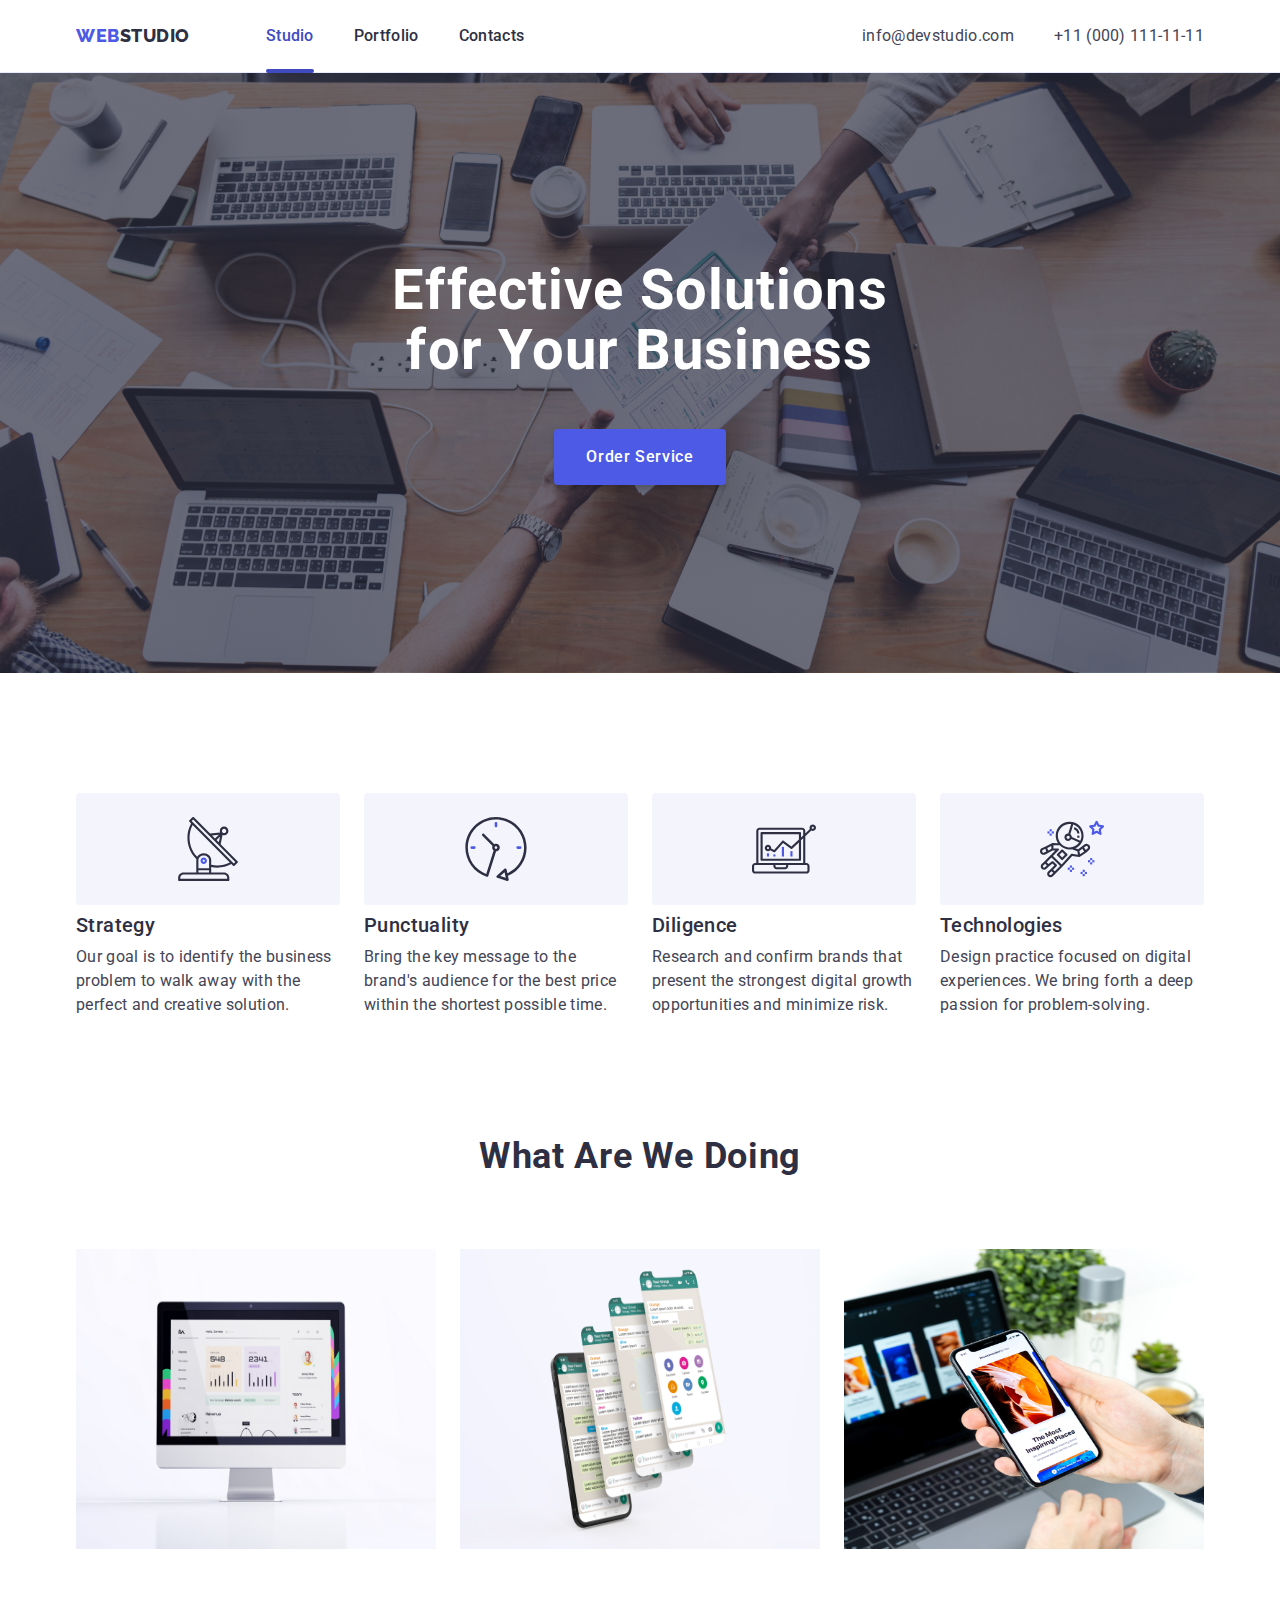
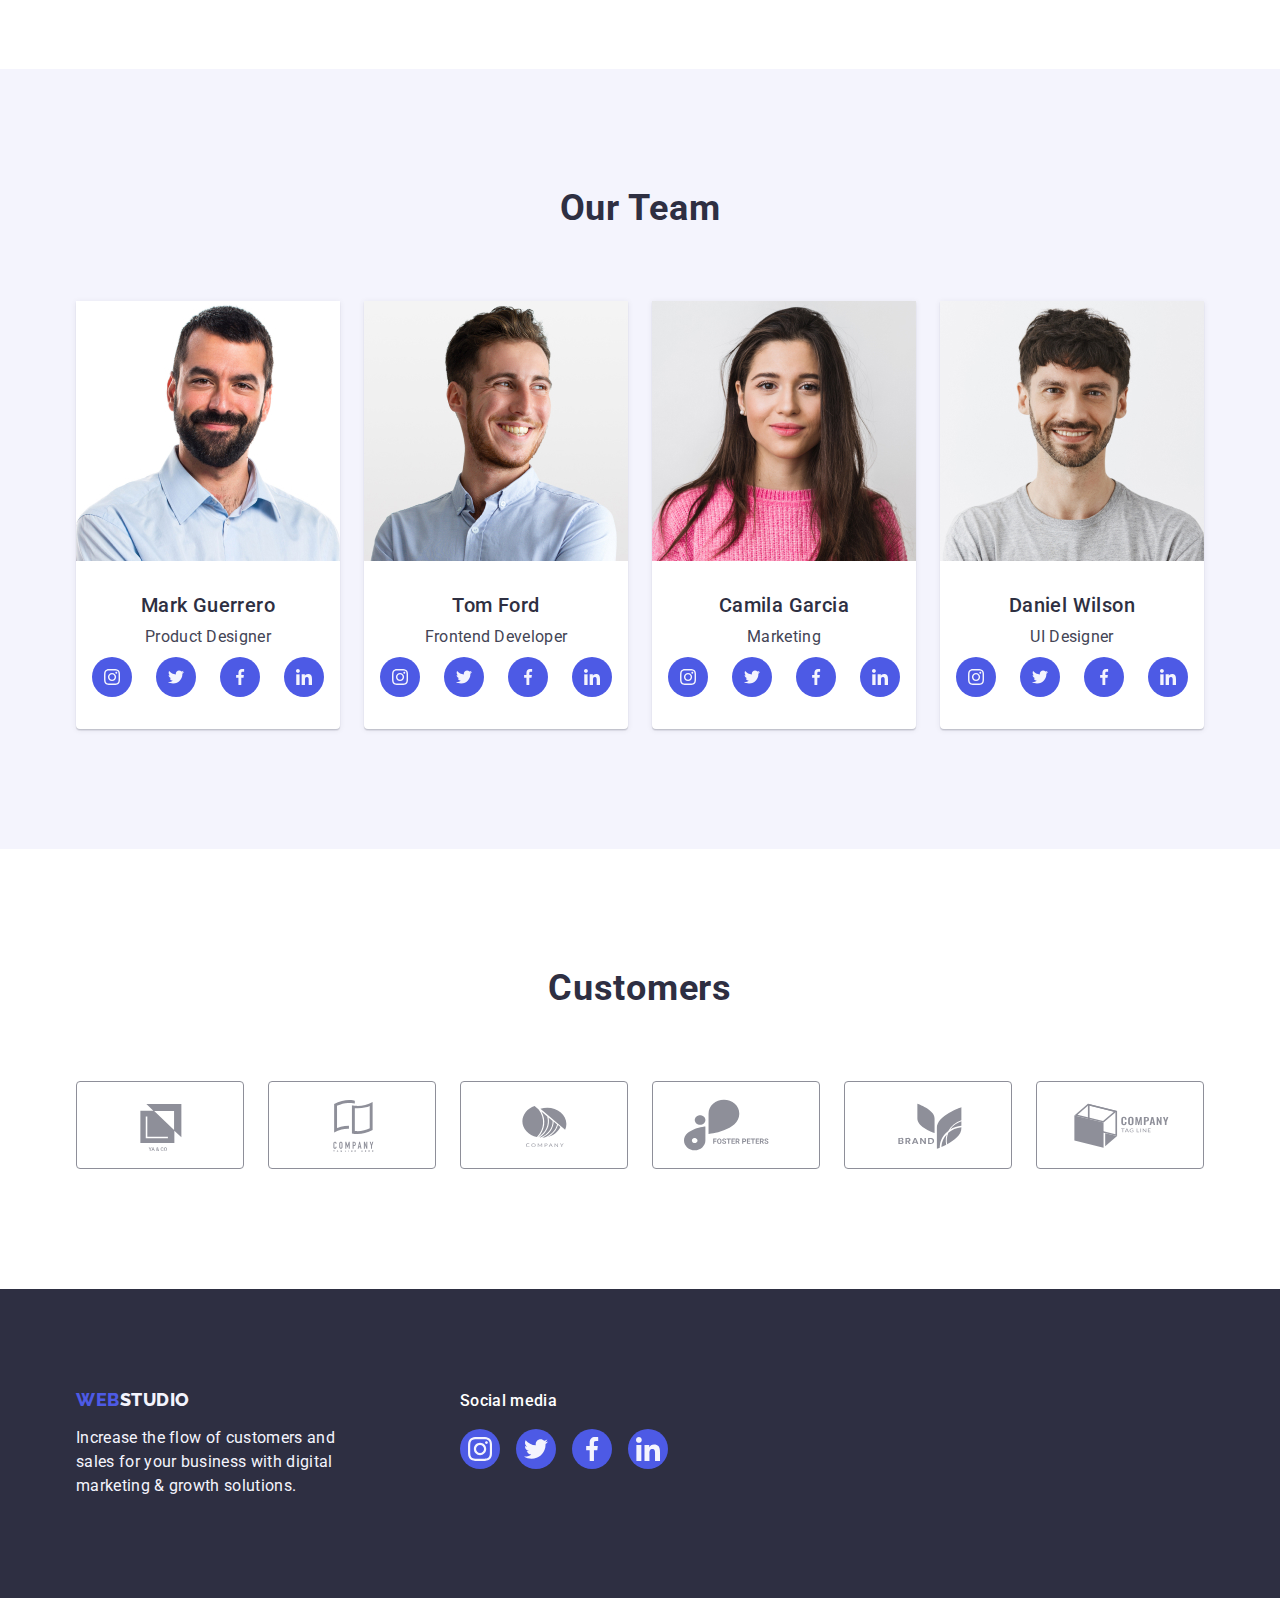
<file: index.html>
<!DOCTYPE html>
<html lang="en">
  <head>
    <meta charset="UTF-8" />
    <meta name="viewport" content="width=device-width, initial-scale=1.0" />
    <title>WebStudio</title>
    <link
      rel="stylesheet"
      href="https://cdnjs.cloudflare.com/ajax/libs/modern-normalize/2.0.0/modern-normalize.min.css"
      integrity="sha512-4xo8blKMVCiXpTaLzQSLSw3KFOVPWhm/TRtuPVc4WG6kUgjH6J03IBuG7JZPkcWMxJ5huwaBpOpnwYElP/m6wg=="
      crossorigin="anonymous"
      referrerpolicy="no-referrer"
    />
    <link
      href="https://cdn.jsdelivr.net/npm/modern-normalize@2.0.0/modern-normalize.min.css"
      rel="stylesheet"
    />
    <link rel="stylesheet" href="./css/styles.css" />
    <link rel="preconnect" href="https://fonts.googleapis.com" />
    <link rel="preconnect" href="https://fonts.gstatic.com" crossorigin />
    <link
      href="https://fonts.googleapis.com/css2?family=Raleway:wght@800&family=Roboto:wght@400;500;700&display=swap"
      rel="stylesheet"
    />
  </head>
  <body>
    <!-- Header -->
    <header class="page-header">
      <div class="page-header-container container">
        <nav class="navigation">
          <a class="logo link" href="./index.html"
            >Web<span class="logo-style">Studio</span>
          </a>
          <ul class="nav-menu list">
            <li class="nav-menu-item">
              <a class="nav-link link current" href="./index.html">Studio</a>
            </li>
            <li class="nav-menu-item">
              <a class="nav-link link" href="./portfolio.html">Portfolio</a>
            </li>
            <li class="nav-menu-item">
              <a class="nav-link link" href="">Contacts</a>
            </li>
          </ul>
        </nav>

        <address class="contacts">
          <ul class="contact-list list">
            <li class="contact-list-item">
              <a class="contact-link link" href="mailto:info@devstudio.com"
                >info@devstudio.com</a
              >
            </li>
            <li class="contact-list-item">
              <a class="contact-link link" href="tel:+110001111111"
                >+11 (000) 111-11-11</a
              >
            </li>
          </ul>
        </address>
      </div>
    </header>

    <main>
      <section class="start-screen">
        <div class="start-screen-container container">
          <h1 class="hero-text">
            Effective Solutions <br />
            for Your Business
          </h1>
          <button class="start-screen-button" type="button" data-modal-open>
            Order Service
          </button>
        </div>
      </section>

      <section class="features">
        <div class="feature-container container">
          <h2 class="visually-hidden">Features</h2>
          <ul class="feature-list list">
            <li class="feature-list-item">
              <div class="feature-icon-wrapper">
                <svg
                  class="icon"
                  width="64"
                  height="64"
                  aria-label="antenna icon"
                >
                  <use href="./images/icons.svg#icon-antenna"></use>
                </svg>
              </div>
              <h3 class="feature-headline">Strategy</h3>
              <p class="feature-text">
                Our goal is to identify the business problem to walk away with
                the perfect and creative solution.
              </p>
            </li>
            <li class="feature-list-item">
              <div class="feature-icon-wrapper">
                <svg
                  class="icon"
                  width="64"
                  height="64"
                  aria-label="clock icon"
                >
                  <use href="./images/icons.svg#icon-clock"></use>
                </svg>
              </div>
              <h3 class="feature-headline">Punctuality</h3>
              <p class="feature-text">
                Bring the key message to the brand's audience for the best price
                within the shortest possible time.
              </p>
            </li>
            <li class="feature-list-item">
              <div class="feature-icon-wrapper">
                <svg
                  class="icon"
                  width="64"
                  height="64"
                  aria-label="diagram icon"
                >
                  <use href="./images/icons.svg#icon-diagram"></use>
                </svg>
              </div>
              <h3 class="feature-headline">Diligence</h3>
              <p class="feature-text">
                Research and confirm brands that present the strongest digital
                growth opportunities and minimize risk.
              </p>
            </li>
            <li class="feature-list-item">
              <div class="feature-icon-wrapper">
                <svg
                  class="icon"
                  width="64"
                  height="64"
                  aria-label="astronaut icon"
                >
                  <use href="./images/icons.svg#icon-astronaut"></use>
                </svg>
              </div>
              <h3 class="feature-headline">Technologies</h3>
              <p class="feature-text">
                Design practice focused on digital experiences. We bring forth a
                deep passion for problem-solving.
              </p>
            </li>
          </ul>
        </div>
      </section>

      <section class="what-we-do">
        <div class="what-we-do-container container">
          <h2 class="section-headline">What are we doing</h2>

          <ul class="what-we-do-list list">
            <li class="what-we-do-list-item">
              <img
                src="./images/what-we-do/desctop.jpg"
                alt="desctop"
                width="360"
                height="300"
              />
            </li>
            <li class="what-we-do-list-item">
              <img
                src="./images/what-we-do/mobile-1.jpg"
                alt="mobile messenger"
                width="360"
                height="300"
              />
            </li>
            <li class="what-we-do-list-item">
              <img
                src="./images/what-we-do/mobile-2.jpg"
                alt="mobile application"
                width="360"
                height="300"
              />
            </li>
          </ul>
        </div>
      </section>

      <section class="our-team">
        <div class="our-team-container container">
          <h2 class="section-headline">Our Team</h2>

          <!-- Member list -->
          <ul class="our-team-list list">
            <!-- member 1 -->
            <li class="team-card">
              <img
                src="./images/our-team/Mark.jpg"
                alt="Mark Guerrero"
                width="264"
                height="260"
              />
              <div class="member">
                <h3 class="member-name">Mark Guerrero</h3>
                <p class="member-description">Product Designer</p>
                <ul class="member-contacts-list list">
                  <li class="member-contact-item">
                    <a href="" class="social-contact-link">
                      <svg
                        class="contact-icon"
                        width="16"
                        height="16"
                        aria-label="instagram icon"
                      >
                        <use href="./images/icons.svg#icon-instagram"></use>
                      </svg>
                    </a>
                  </li>
                  <li class="member-contact-item">
                    <a href="" class="social-contact-link">
                      <svg
                        class="contact-icon"
                        width="16"
                        height="16"
                        aria-label="twitter icon"
                      >
                        <use href="./images/icons.svg#icon-twitter"></use>
                      </svg>
                    </a>
                  </li>
                  <li class="member-contact-item">
                    <a href="" class="social-contact-link">
                      <svg
                        class="contact-icon"
                        width="16"
                        height="16"
                        aria-label="facebook icon"
                      >
                        <use href="./images/icons.svg#icon-facebook"></use>
                      </svg>
                    </a>
                  </li>
                  <li class="member-contact-item">
                    <a href="" class="social-contact-link">
                      <svg
                        class="contact-icon"
                        width="16"
                        height="16"
                        aria-label="linkedin icon"
                      >
                        <use href="./images/icons.svg#icon-linkedin"></use>
                      </svg>
                    </a>
                  </li>
                </ul>
              </div>
            </li>

            <!-- member 2 -->
            <li class="team-card">
              <img
                src="./images/our-team/Tom.jpg"
                alt="Tom Ford"
                width="264"
                height="260"
              />
              <div class="member">
                <h3 class="member-name">Tom Ford</h3>
                <p class="member-description">Frontend Developer</p>
                <ul class="member-contacts-list list">
                  <li class="member-contact-item">
                    <a href="" class="social-contact-link">
                      <svg
                        class="contact-icon"
                        width="16"
                        height="16"
                        aria-label="instagram icon"
                      >
                        <use href="./images/icons.svg#icon-instagram"></use>
                      </svg>
                    </a>
                  </li>
                  <li class="member-contact-item">
                    <a href="" class="social-contact-link">
                      <svg
                        class="contact-icon"
                        width="16"
                        height="16"
                        aria-label="twitter icon"
                      >
                        <use href="./images/icons.svg#icon-twitter"></use>
                      </svg>
                    </a>
                  </li>
                  <li class="member-contact-item">
                    <a href="" class="social-contact-link">
                      <svg
                        class="contact-icon"
                        width="16"
                        height="16"
                        aria-label="facebook icon"
                      >
                        <use href="./images/icons.svg#icon-facebook"></use>
                      </svg>
                    </a>
                  </li>
                  <li class="member-contact-item">
                    <a href="" class="social-contact-link">
                      <svg
                        class="contact-icon"
                        width="16"
                        height="16"
                        aria-label="linkedin icon"
                      >
                        <use href="./images/icons.svg#icon-linkedin"></use>
                      </svg>
                    </a>
                  </li>
                </ul>
              </div>
            </li>

            <!-- member 3 -->
            <li class="team-card">
              <img
                src="./images/our-team/Camila.jpg"
                alt="Camila Garcia"
                width="264"
                height="260"
              />
              <div class="member">
                <h3 class="member-name">Camila Garcia</h3>
                <p class="member-description">Marketing</p>
                <ul class="member-contacts-list list">
                  <li class="member-contact-item">
                    <a href="" class="social-contact-link">
                      <svg
                        class="contact-icon"
                        width="16"
                        height="16"
                        aria-label="instagram icon"
                      >
                        <use href="./images/icons.svg#icon-instagram"></use>
                      </svg>
                    </a>
                  </li>
                  <li class="member-contact-item">
                    <a href="" class="social-contact-link">
                      <svg
                        class="contact-icon"
                        width="16"
                        height="16"
                        aria-label="twitter icon"
                      >
                        <use href="./images/icons.svg#icon-twitter"></use>
                      </svg>
                    </a>
                  </li>
                  <li class="member-contact-item">
                    <a href="" class="social-contact-link">
                      <svg
                        class="contact-icon"
                        width="16"
                        height="16"
                        aria-label="facebook icon"
                      >
                        <use href="./images/icons.svg#icon-facebook"></use>
                      </svg>
                    </a>
                  </li>
                  <li class="member-contact-item">
                    <a href="" class="social-contact-link">
                      <svg
                        class="contact-icon"
                        width="16"
                        height="16"
                        aria-label="linkedin icon"
                      >
                        <use href="./images/icons.svg#icon-linkedin"></use>
                      </svg>
                    </a>
                  </li>
                </ul>
              </div>
            </li>

            <!-- member 4 -->
            <li class="team-card">
              <img
                src="./images/our-team/Daniel.jpg"
                alt="Daniel Wilson"
                width="264"
                height="260"
              />
              <div class="member">
                <h3 class="member-name">Daniel Wilson</h3>
                <p class="member-description">UI Designer</p>
                <ul class="member-contacts-list list">
                  <li class="member-contact-item">
                    <a href="" class="social-contact-link">
                      <svg
                        class="contact-icon"
                        width="16"
                        height="16"
                        aria-label="instagram icon"
                      >
                        <use href="./images/icons.svg#icon-instagram"></use>
                      </svg>
                    </a>
                  </li>
                  <li class="member-contact-item">
                    <a href="" class="social-contact-link">
                      <svg
                        class="contact-icon"
                        width="16"
                        height="16"
                        aria-label="twitter icon"
                      >
                        <use href="./images/icons.svg#icon-twitter"></use>
                      </svg>
                    </a>
                  </li>
                  <li class="member-contact-item">
                    <a href="" class="social-contact-link">
                      <svg
                        class="contact-icon"
                        width="16"
                        height="16"
                        aria-label="facebook icon"
                      >
                        <use href="./images/icons.svg#icon-facebook"></use>
                      </svg>
                    </a>
                  </li>
                  <li class="member-contact-item">
                    <a href="" class="social-contact-link">
                      <svg
                        class="contact-icon"
                        width="16"
                        height="16"
                        aria-label="linkedin icon"
                      >
                        <use href="./images/icons.svg#icon-linkedin"></use>
                      </svg>
                    </a>
                  </li>
                </ul>
              </div>
            </li>
          </ul>
        </div>
      </section>

      <section class="customers">
        <div class="customers-container container">
          <h2 class="section-headline">Customers</h2>
          <ul class="customers-list list">
            <li class="customer-list-item">
              <a href="" class="customer-link">
                <svg
                  class="customer-icon"
                  width="104"
                  height="56"
                  aria-label="customer-1 icon"
                >
                  <use href="./images/icons.svg#icon-client-1"></use>
                </svg>
              </a>
            </li>
            <li class="customer-list-item">
              <a href="" class="customer-link">
                <svg
                  class="customer-icon"
                  width="104"
                  height="56"
                  aria-label="customer-2 icon"
                >
                  <use href="./images/icons.svg#icon-client-2"></use>
                </svg>
              </a>
            </li>
            <li class="customer-list-item">
              <a href="" class="customer-link">
                <svg
                  class="customer-icon"
                  width="104"
                  height="56"
                  aria-label="customer-3 icon"
                >
                  <use href="./images/icons.svg#icon-client-3"></use>
                </svg>
              </a>
            </li>
            <li class="customer-list-item">
              <a href="" class="customer-link">
                <svg
                  class="customer-icon"
                  width="104"
                  height="56"
                  aria-label="customer-4 icon"
                >
                  <use href="./images/icons.svg#icon-client-4"></use>
                </svg>
              </a>
            </li>
            <li class="customer-list-item">
              <a href="" class="customer-link">
                <svg
                  class="customer-icon"
                  width="104"
                  height="56"
                  aria-label="customer-5 icon"
                >
                  <use href="./images/icons.svg#icon-client-5"></use>
                </svg>
              </a>
            </li>
            <li class="customer-list-item">
              <a href="" class="customer-link">
                <svg
                  class="customer-icon"
                  width="104"
                  height="56"
                  aria-label="customer-6 icon"
                >
                  <use href="./images/icons.svg#icon-client-6"></use>
                </svg>
              </a>
            </li>
          </ul>
        </div>
      </section>
    </main>

    <footer class="page-footer">
      <div class="footer-container container">
        <div class="footer-logo-text">
          <a class="footer-logo link" href="./index.html"
            >Web<span class="footer-logo-style">Studio</span></a
          >
          <p class="footer-text">
            Increase the flow of customers and sales for your business with
            digital marketing & growth solutions.
          </p>
        </div>

        <div class="footer-social">
          <p class="footer-social-header">Social media</p>
          <ul class="footer-contacts-list list">
            <li class="footer-contact-item">
              <a href="" class="social-contact-link">
                <svg
                  class="contact-icon"
                  width="24"
                  height="24"
                  aria-label="instagram icon"
                >
                  <use href="./images/icons.svg#icon-instagram"></use>
                </svg>
              </a>
            </li>
            <li class="footer-contact-item">
              <a href="" class="social-contact-link">
                <svg
                  class="contact-icon"
                  width="24"
                  height="24"
                  aria-label="twitter icon"
                >
                  <use href="./images/icons.svg#icon-twitter"></use>
                </svg>
              </a>
            </li>
            <li class="footer-contact-item">
              <a href="" class="social-contact-link">
                <svg
                  class="contact-icon"
                  width="24"
                  height="24"
                  aria-label="facebook icon"
                >
                  <use href="./images/icons.svg#icon-facebook"></use>
                </svg>
              </a>
            </li>
            <li class="footer-contact-item">
              <a href="" class="social-contact-link">
                <svg
                  class="contact-icon"
                  width="24"
                  height="24"
                  aria-label="linkedin icon"
                >
                  <use href="./images/icons.svg#icon-linkedin"></use>
                </svg>
              </a>
            </li>
          </ul>
        </div>
      </div>
    </footer>

    <div class="backdrop is-hidden" data-modal>
      <div class="modal">
        <button type="button" class="close-button" data-modal-close>
          <svg class="close-button-icon" width="8" height="8">
            <use href="./images/icons.svg#icon-close"></use>
          </svg>
        </button>
      </div>
    </div>

    <script src="./js/modal.js"></script>
  </body>
</html>
</file>
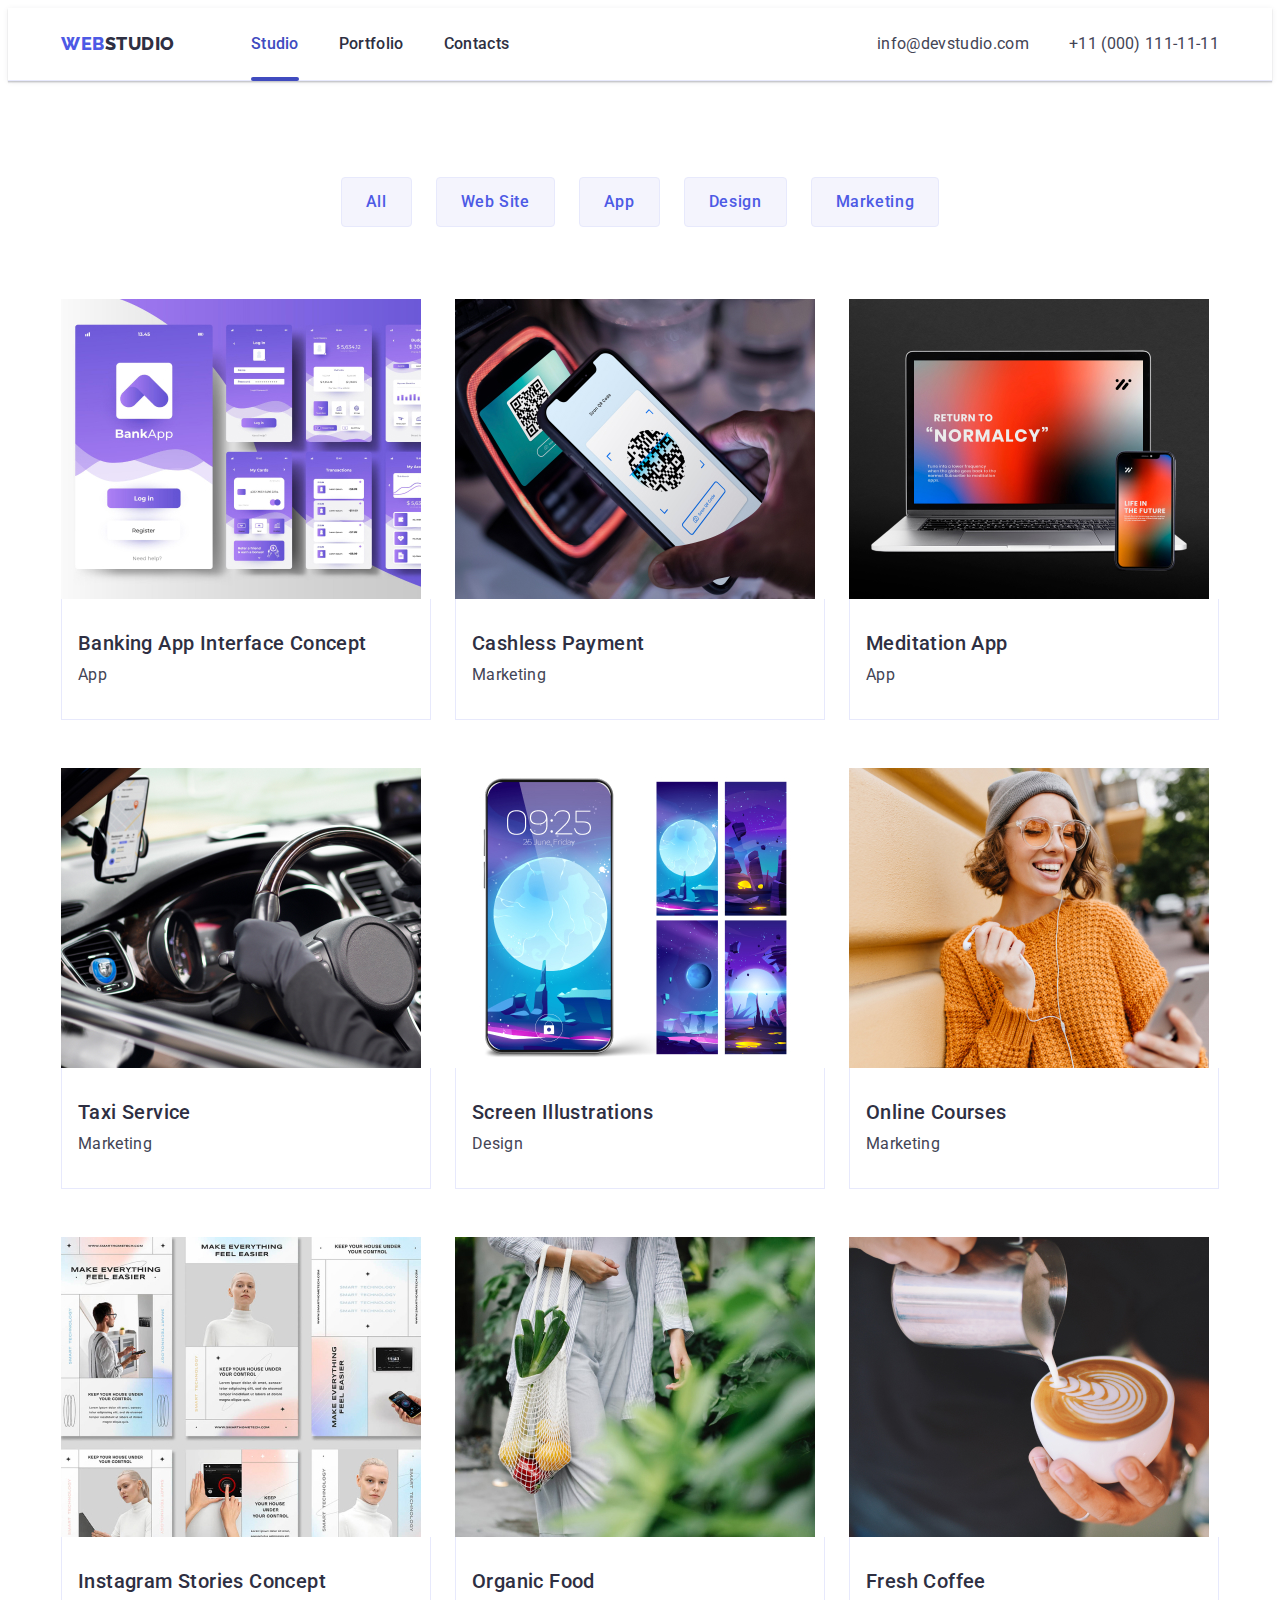
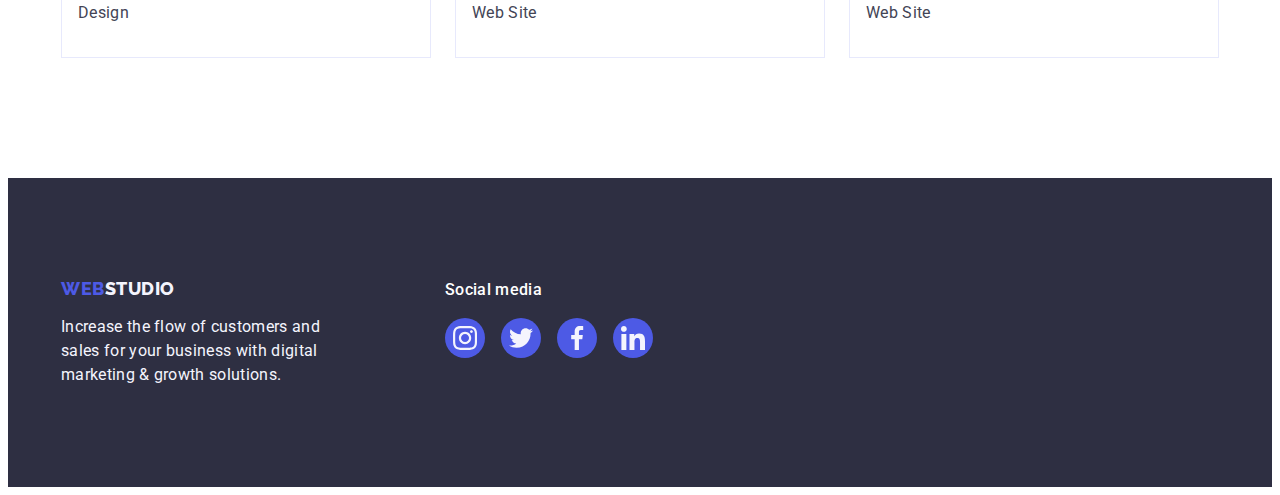
<file: portfolio.html>
<!DOCTYPE html>
<html lang="en">
  <head>
    <meta charset="UTF-8" />
    <meta name="viewport" content="width=device-width, initial-scale=1.0" />
    <title>Portfolio</title>
    <link
      rel="stylesheet"
      href="https://cdnjs.cloudflare.com/ajax/libs/modern-normalize/2.0.0/modern-normalize.min.css"
      integrity="sha512-4xo8blKMVCiXpTaLzQSLSw3KFOVPWhm/TRtuPVc4WG6kUgjH6J03IBuG7JZPkcWMxJ5huwaBpOpnwYElP/m6wg=="
      crossorigin="anonymous"
      referrerpolicy="no-referrer"
    />
    <link rel="stylesheet" href="./css/styles.css" />
    <link rel="preconnect" href="https://fonts.googleapis.com" />
    <link rel="preconnect" href="https://fonts.gstatic.com" crossorigin />
    <link
      href="https://fonts.googleapis.com/css2?family=Raleway:wght@800&family=Roboto:wght@400;500;700&display=swap"
      rel="stylesheet"
    />
  </head>
  <body>
    <!-- Header -->
    <header class="page-header">
      <div class="page-header-container container">
        <nav class="navigation">
          <a class="logo link" href="./index.html"
            >Web<span class="logo-style">Studio</span>
          </a>
          <ul class="nav-menu list">
            <li class="nav-menu-item">
              <a class="nav-link link current" href="./index.html">Studio</a>
            </li>
            <li class="nav-menu-item">
              <a class="nav-link link" href="./portfolio.html">Portfolio</a>
            </li>
            <li class="nav-menu-item">
              <a class="nav-link link" href="">Contacts</a>
            </li>
          </ul>
        </nav>

        <address class="contacts">
          <ul class="contact-list list">
            <li class="contact-list-item">
              <a class="contact-link link" href="mailto:info@devstudio.com"
                >info@devstudio.com</a
              >
            </li>
            <li class="contact-list-item">
              <a class="contact-link link" href="tel:+110001111111"
                >+11 (000) 111-11-11</a
              >
            </li>
          </ul>
        </address>
      </div>
    </header>

    <main>
      <section class="project-cards">
        <div class="project-cards-container container">
          <!-- Filter -->
          <h1 class="visually-hidden">portfolio</h1>
          <ul class="filter-button-list list">
            <li class="filter-list-item">
              <button class="filter-button" type="button">All</button>
            </li>
            <li class="filter-list-item">
              <button class="filter-button" type="button">Web Site</button>
            </li>
            <li class="filter-list-item">
              <button class="filter-button" type="button">App</button>
            </li>
            <li class="filter-list-item">
              <button class="filter-button" type="button">Design</button>
            </li>
            <li class="filter-list-item">
              <button class="filter-button" type="button">Marketing</button>
            </li>
          </ul>

          <!-- Project cards -->
          <ul class="project-cards-list list">
            <li class="project-card-item">
              <a class="project-card-link link" href="">
                <div class="card-img-wrapper">
                  <img
                    src="./images/projects/banking-app.jpg"
                    alt="Banking App"
                    width="360"
                    height="300"
                  />
                  <p class="overlay">
                    14 Stylish and User-Friendly App Design Concepts · Task
                    Manager App · Calorie Tracker App · Exotic Fruit Ecommerce
                    App · Cloud Storage App
                  </p>
                </div>
                <div class="card-description-container">
                  <h2 class="card-header">Banking App Interface Concept</h2>
                  <p class="card-description">App</p>
                </div>
              </a>
            </li>

            <li class="project-card-item">
              <a class="project-card-link link" href="">
                <div class="card-img-wrapper">
                  <img
                    src="./images/projects/cashless.jpg"
                    alt="Cashless Payment"
                    width="360"
                    height="300"
                  />
                  <p class="overlay">
                    14 Stylish and User-Friendly App Design Concepts · Task
                    Manager App · Calorie Tracker App · Exotic Fruit Ecommerce
                    App · Cloud Storage App
                  </p>
                </div>
                <div class="card-description-container">
                  <h2 class="card-header">Cashless Payment</h2>
                  <p class="card-description">Marketing</p>
                </div>
              </a>
            </li>

            <li class="project-card-item">
              <a class="project-card-link link" href="">
                <div class="card-img-wrapper">
                  <img
                    src="./images/projects/meditation.jpg"
                    alt="Meditation App"
                    width="360"
                    height="300"
                  />
                  <p class="overlay">
                    14 Stylish and User-Friendly App Design Concepts · Task
                    Manager App · Calorie Tracker App · Exotic Fruit Ecommerce
                    App · Cloud Storage App
                  </p>
                </div>
                <div class="card-description-container">
                  <h2 class="card-header">Meditation App</h2>
                  <p class="card-description">App</p>
                </div>
              </a>
            </li>

            <li class="project-card-item">
              <a class="project-card-link link" href="">
                <div class="card-img-wrapper">
                  <img
                    src="./images/projects/taxi.jpg"
                    alt="Taxi Service"
                    width="360"
                    height="300"
                  />
                  <p class="overlay">
                    14 Stylish and User-Friendly App Design Concepts · Task
                    Manager App · Calorie Tracker App · Exotic Fruit Ecommerce
                    App · Cloud Storage App
                  </p>
                </div>
                <div class="card-description-container">
                  <h2 class="card-header">Taxi Service</h2>
                  <p class="card-description">Marketing</p>
                </div>
              </a>
            </li>

            <li class="project-card-item">
              <a class="project-card-link link" href="">
                <div class="card-img-wrapper">
                  <img
                    src="./images/projects/screen.jpg"
                    alt="Screen Illustrations"
                    width="360"
                    height="300"
                  />
                  <p class="overlay">
                    14 Stylish and User-Friendly App Design Concepts · Task
                    Manager App · Calorie Tracker App · Exotic Fruit Ecommerce
                    App · Cloud Storage App
                  </p>
                </div>
                <div class="card-description-container">
                  <h2 class="card-header">Screen Illustrations</h2>
                  <p class="card-description">Design</p>
                </div>
              </a>
            </li>

            <li class="project-card-item">
              <a class="project-card-link link" href="">
                <div class="card-img-wrapper">
                  <img
                    src="./images/projects/courses.jpg"
                    alt="Online Courses"
                    width="360"
                    height="300"
                  />
                  <p class="overlay">
                    14 Stylish and User-Friendly App Design Concepts · Task
                    Manager App · Calorie Tracker App · Exotic Fruit Ecommerce
                    App · Cloud Storage App
                  </p>
                </div>
                <div class="card-description-container">
                  <h2 class="card-header">Online Courses</h2>
                  <p class="card-description">Marketing</p>
                </div>
              </a>
            </li>

            <li class="project-card-item">
              <a class="project-card-link link" href="">
                <div class="card-img-wrapper">
                  <img
                    src="./images/projects/instagram.jpg"
                    alt="Instagram Stories"
                    width="360"
                    height="300"
                  />
                  <p class="overlay">
                    14 Stylish and User-Friendly App Design Concepts · Task
                    Manager App · Calorie Tracker App · Exotic Fruit Ecommerce
                    App · Cloud Storage App
                  </p>
                </div>
                <div class="card-description-container">
                  <h2 class="card-header">Instagram Stories Concept</h2>
                  <p class="card-description">Design</p>
                </div>
              </a>
            </li>

            <li class="project-card-item">
              <a class="project-card-link link" href="">
                <div class="card-img-wrapper">
                  <img
                    src="./images/projects/organic-food.jpg"
                    alt="Organic Food"
                    width="360"
                    height="300"
                  />
                  <p class="overlay">
                    14 Stylish and User-Friendly App Design Concepts · Task
                    Manager App · Calorie Tracker App · Exotic Fruit Ecommerce
                    App · Cloud Storage App
                  </p>
                </div>
                <div class="card-description-container">
                  <h2 class="card-header">Organic Food</h2>
                  <p class="card-description">Web Site</p>
                </div>
              </a>
            </li>

            <li class="project-card-item">
              <a class="project-card-link link" href="">
                <div class="card-img-wrapper">
                  <img
                    src="./images/projects/coffee.jpg"
                    alt="Fresh Coffee"
                    width="360"
                    height="300"
                  />
                  <p class="overlay">
                    14 Stylish and User-Friendly App Design Concepts · Task
                    Manager App · Calorie Tracker App · Exotic Fruit Ecommerce
                    App · Cloud Storage App
                  </p>
                </div>
                <div class="card-description-container">
                  <h2 class="card-header">Fresh Coffee</h2>
                  <p class="card-description">Web Site</p>
                </div>
              </a>
            </li>
          </ul>
        </div>
      </section>
    </main>

    <!-- Footer -->
    <footer class="page-footer">
      <div class="footer-container container">
        <div class="footer-logo-text">
          <a class="footer-logo link" href="./index.html"
            >Web<span class="footer-logo-style">Studio</span></a
          >
          <p class="footer-text">
            Increase the flow of customers and sales for your business with
            digital marketing & growth solutions.
          </p>
        </div>

        <div class="footer-social">
          <p class="footer-social-header">Social media</p>
          <ul class="footer-contacts-list list">
            <li class="footer-contact-item">
              <a href="" class="social-contact-link">
                <svg
                  class="contact-icon"
                  width="24"
                  height="24"
                  aria-label="instagram icon"
                >
                  <use href="./images/icons.svg#icon-instagram"></use>
                </svg>
              </a>
            </li>
            <li class="footer-contact-item">
              <a href="" class="social-contact-link">
                <svg
                  class="contact-icon"
                  width="24"
                  height="24"
                  aria-label="twitter icon"
                >
                  <use href="./images/icons.svg#icon-twitter"></use>
                </svg>
              </a>
            </li>
            <li class="footer-contact-item">
              <a href="" class="social-contact-link">
                <svg
                  class="contact-icon"
                  width="24"
                  height="24"
                  aria-label="facebook icon"
                >
                  <use href="./images/icons.svg#icon-facebook"></use>
                </svg>
              </a>
            </li>
            <li class="footer-contact-item">
              <a href="" class="social-contact-link">
                <svg
                  class="contact-icon"
                  width="24"
                  height="24"
                  aria-label="linkedin icon"
                >
                  <use href="./images/icons.svg#icon-linkedin"></use>
                </svg>
              </a>
            </li>
          </ul>
        </div>
      </div>
    </footer>
  </body>
</html>
</file>
<file: css/styles.css>
/* ========== Variables ========== */

:root {
  --transition-duration-time-function: 250ms cubic-bezier(0.4, 0, 0.2, 1);
  --logo-font-family: 'Raleway', sans-serif;
  --main-font-family: 'Roboto', sans-serif;
  --iris: #4d5ae5;
  --pressed-state-color: #404bbf;
  --navyblue: #2e2f42;
  --success-message-color: #31d0aa;
  --slate: #434455;
  --lightslate: #8e8f99;
  --cornflower: #e7e9fc;
  --cloud: #f4f4fd;
  --modal-overlay-color: rgba(46, 47, 66, 0.4);
  --hero-background-color: rgba(46, 47, 66, 0.7);
  --white: #ffffff;
  --dairy: #fcfcfc;
}

/* ========== Variables ========== */

/* ========== General ========== */

body {
  background-color: var(--white);
  color: var(--slate);
  font-family: var(--main-font-family);
  font-size: 16px;
  line-height: 1.5;
  font-weight: 400;
  letter-spacing: 0.02em;
}

h1,
h2,
h3,
h4,
h5,
h6 {
  margin: 0;
}

p {
  margin: 0;
}

img {
  display: block;
}

.container {
  max-width: 1158px;
  padding-left: 15px;
  padding-right: 15px;
  margin-left: auto;
  margin-right: auto;
}

.visually-hidden {
  position: absolute;
  width: 1px;
  height: 1px;
  margin: -1px;
  border: 0;
  padding: 0;
  white-space: nowrap;
  clip-path: inset(100%);
  clip: rect(0 0 0 0);
  overflow: hidden;
}

.section-headline {
  color: var(--navyblue);
  font-size: 36px;
  font-weight: bold;
  line-height: 1.11;
  letter-spacing: 0.02em;
  text-transform: capitalize;
  text-align: center;
  margin-bottom: 72px;
}

.list {
  list-style: none;
  margin: 0;
  padding-left: 0;
}

.link {
  text-decoration: none;
}

.social-contact-link {
  display: flex;
  justify-content: center;
  align-items: center;
  width: 40px;
  height: 40px;
  background-color: var(--iris);
  border-radius: 50%;
  transition: background-color var(--transition-duration-time-function);
}

.contact-icon {
  fill: var(--cloud);
}

/* ========== General ========== */

/* ========== Header ========== */

.page-header {
  border-bottom: 1px solid var(--cornflower, #e7e9fc);
  box-shadow: 0px 2px 1px rgba(46, 47, 66, 0.08),
    0px 1px 1px rgba(46, 47, 66, 0.16), 0px 1px 6px rgba(46, 47, 66, 0.08);
}

.page-header-container {
  display: flex;
  flex-direction: row;
  justify-content: space-between;
  align-items: center;
}

.navigation {
  display: flex;
  flex-direction: row;
  align-items: center;
}

.nav-menu {
  display: flex;
  flex-direction: row;
  gap: 40px;
}

.logo {
  color: var(--iris);
  font-family: var(--logo-font-family);
  font-size: 18px;
  font-weight: 800;
  line-height: 1.17;
  letter-spacing: 0.54px;
  text-transform: uppercase;
  margin-right: 76px;
}

.logo-style {
  color: var(--navyblue);
}

.nav-link {
  position: relative;
  color: var(--navyblue, #2e2f42);
  font-size: 16px;
  display: block;
  font-weight: 500;
  line-height: 1.5;
  letter-spacing: 0.02em;
  padding-top: 24px;
  padding-bottom: 24px;
  transition: color var(--transition-duration-time-function);
}

.contacts {
  font-style: normal;
}

.contact-list {
  display: flex;
  flex-direction: row;
  gap: 40px;
}

.contact-link {
  color: var(--slate, #434455);
  transition: color var(--transition-duration-time-function);
}

.nav-link:hover,
.nav-link:focus,
.contact-link:hover,
.contact-link:focus {
  color: var(--pressed-state-color);
}

.current {
  color: var(--ocean, #404bbf);
}

.current::after {
  position: absolute;
  left: 0;
  bottom: -1px;
  display: block;
  width: 100%;
  height: 4px;
  background-color: var(--pressed-state-color);
  content: '';
  border-radius: 2px;
}

/* ========== Header ========== */

/* ========== Hero screen ========== */

.start-screen {
  max-width: 1440px;
  background-color: var(--navyblue, #2e2f42);
  background-image: linear-gradient(
      rgba(46, 47, 66, 0.7),
      rgba(46, 47, 66, 0.7)
    ),
    url(../images/hero-bg.jpg);
  background-size: cover;
  background-repeat: no-repeat;
  background-position: center center;
  padding-top: 188px;
  padding-bottom: 188px;
  margin: auto;
}

.start-screen-container {
  display: flex;
  flex-direction: column;
  justify-content: center;
  align-items: center;
}

.hero-text {
  max-width: 496px;
  color: var(--white);
  font-size: 56px;
  font-weight: bold;
  line-height: 1.07;
  letter-spacing: 0.02em;
  text-align: center;
}

.start-screen-button {
  min-width: 169px;
  height: 56px;
  border: none;
  border-radius: 4px;
  padding: 16px 32px;
  background-color: var(--iris);
  color: var(--white, #fff);
  line-height: 1.5;
  font-weight: 500;
  letter-spacing: 0.04em;
  cursor: pointer;
  margin-top: 48px;
  box-shadow: 0px 4px 4px 0px rgba(0, 0, 0, 0.15);
  transition: background-color var(--transition-duration-time-function);
}

.start-screen-button:hover,
.start-screen-button:focus {
  background-color: var(--pressed-state-color);
}

/* ========== Hero Screen ========== */

/* ========== Features ========== */

.features {
  padding-top: 120px;
  padding-bottom: 120px;
}

.feature-headline {
  color: var(--navyblue);
  font-size: 20px;
  font-weight: 500;
  line-height: 1.2;
  letter-spacing: 0.02em;
  text-transform: capitalize;
  margin-bottom: 8px;
}

.feature-list {
  display: flex;
  gap: 24px;
}

.feature-list-item {
  width: calc((100% - 24px * 3) / 4);
}

.feature-icon-wrapper {
  display: flex;
  justify-content: center;
  align-items: center;
  width: 264px;
  height: 112px;
  border-radius: 4px;
  background: var(--cloud, #f4f4fd);
  margin-bottom: 8px;
}

/* ========== Features ========== */

/* ========== What we do ========== */

.what-we-do {
  padding-bottom: 120px;
}

.what-we-do-list {
  display: flex;
  gap: 24px;
}

.what-we-do-list-item {
  width: calc((100% - 24px * 2) / 3);
}

/* ========== What we do ========== */

/* ========== Our team ========== */

.our-team {
  padding-top: 120px;
  padding-bottom: 120px;
  background-color: var(--cloud);
}

.our-team-list {
  display: flex;
  gap: 24px;
}

.team-card {
  width: calc((100% - 24px * 3) / 4);
  border-radius: 0px 0px 4px 4px;
  background-color: var(--white);
  box-shadow: 0px 2px 1px 0px rgba(46, 47, 66, 0.08),
    0px 1px 1px 0px rgba(46, 47, 66, 0.16),
    0px 1px 6px 0px rgba(46, 47, 66, 0.08);
}

.member {
  padding-top: 32px;
  padding-bottom: 32px;
}

.member-name {
  color: var(--navyblue, #2e2f42);
  font-size: 20px;
  font-weight: 500;
  line-height: 1.2;
  letter-spacing: 0.02em;
  margin-bottom: 8px;
  text-align: center;
}

.member-description {
  color: var(--slate);
  text-align: center;
  margin-bottom: 8px;
}

.member-contacts-list {
  display: flex;
  justify-content: center;
  align-items: center;
  gap: 24px;
}

.team-card .social-contact-link:hover,
.team-card .social-contact-link:focus {
  background-color: var(--pressed-state-color);
}

/* ========== Our team ========== */

/* ========== Customers ========== */

.customers {
  padding-top: 120px;
  padding-bottom: 120px;
}

.customers-list {
  display: flex;
  gap: 24px;
}

.customer-link {
  width: 168px;
  height: 88px;
  display: flex;
  justify-content: center;
  align-items: center;
  border: 1px solid var(--lightslate, #8e8f99);
  border-radius: 4px;
  color: var(--lightslate);
  transition: color var(--transition-duration-time-function),
    border-color var(--transition-duration-time-function);
}

.customer-icon {
  fill: currentColor;
}

.customer-link:hover,
.customer-link:focus {
  color: var(--pressed-state-color);
  border-color: var(--pressed-state-color);
}

/* ========== Customers ========== */

/* ========== Portfolio Page ========== */

/* ========== Filter buttons ========== */

.project-cards {
  padding-top: 96px;
  padding-bottom: 120px;
}

.project-cards-container {
  display: flex;
  flex-direction: column;
}

.filter-button-list {
  display: flex;
  justify-content: center;
  gap: 24px;
  margin-bottom: 72px;
}

.filter-button {
  font-family: var(--main-font-family);
  color: var(--iris, #4d5ae5);
  background-color: var(--cloud);
  font-size: 16px;
  font-weight: 500;
  line-height: 1.5;
  letter-spacing: 0.04em;
  cursor: pointer;
  padding: 12px 24px;
  border: 1px solid var(--cornflower);
  border-radius: 4px;
  transition: background-color var(--transition-duration-time-function),
    border-color var(--transition-duration-time-function),
    box-shadow var(--transition-duration-time-function),
    color var(--transition-duration-time-function);
}

.filter-button:hover,
.filter-button:focus {
  border-color: transparent;
  box-shadow: 0px 2px 2px 0px rgba(0, 0, 0, 0.12),
    0px 2px 1px 0px rgba(0, 0, 0, 0.08), 0px 3px 1px 0px rgba(0, 0, 0, 0.1);
  background-color: var(--pressed-state-color);
  color: var(--white, #fff);
}

/* ========== Filter buttons ========== */

/* ========== Project cards ========== */

.project-cards-list {
  display: flex;
  flex-wrap: wrap;
  row-gap: 48px;
  column-gap: 24px;
}

.project-card-item {
  background-color: var(--white);
  width: calc((100% - 24px * 2) / 3);
}

.project-card-link {
  display: block;
  transition: box-shadow var(--transition-duration-time-function);
}

.card-img-wrapper {
  position: relative;
  overflow: hidden;
}

.overlay {
  position: absolute;
  top: 0;
  left: 0;
  width: 100%;
  height: 100%;
  padding: 40px 32px;
  color: var(--cloud);
  background-color: var(--iris);
  transform: translateY(100%);
  transition: transform var(--transition-duration-time-function);
}

.card-description-container {
  padding: 32px 16px;
  border: 1px solid var(--cornflower);
  border-top: none;
}

.card-header {
  color: var(--navyblue, #2e2f42);
  font-size: 20px;
  font-weight: 500;
  line-height: 1.2;
  letter-spacing: 0.02em;
  text-align: left;
  margin-bottom: 8px;
}

.card-description {
  color: var(--slate);
  text-align: left;
}

.project-card-link:hover,
.project-card-link:focus {
  box-shadow: 0px 2px 1px 0px rgba(46, 47, 66, 0.08),
    0px 1px 1px 0px rgba(46, 47, 66, 0.16),
    0px 1px 6px 0px rgba(46, 47, 66, 0.08);
}

.project-card-link:hover .overlay,
.project-card-link:focus .overlay {
  transform: translateY(0);
}

/* ========== Project cards ========== */

/* ========== Portfolio Page ========== */

/* ========== Footer ========== */

.footer-container {
  display: flex;
  align-items: baseline;
}

.page-footer {
  padding-top: 100px;
  padding-bottom: 100px;
  background-color: var(--navyblue);
}

.footer-logo-text {
  margin-right: 120px;
}

.footer-logo {
  display: inline-block;
  margin-bottom: 16px;
  color: var(--iris);
  font-family: var(--logo-font-family);
  font-size: 18px;
  font-weight: 800;
  line-height: 1.17;
  letter-spacing: 0.54px;
  text-transform: uppercase;
}

.footer-logo-style {
  color: var(--cloud);
}

.footer-text {
  color: var(--cloud, #f4f4fd);
  width: 264px;
}

.footer-social {
  display: flex;
  flex-direction: column;
}

.footer-social-header {
  font-size: 16px;
  font-weight: 500;
  line-height: 1.5;
  letter-spacing: 0.02em;
  color: var(--white, #fff);
  margin-bottom: 16px;
}

.footer-contacts-list {
  display: flex;
  justify-content: center;
  align-items: center;
  gap: 16px;
}

.footer-contacts-list .social-contact-link:hover,
.footer-contacts-list .social-contact-link:focus {
  background-color: var(--success-message-color);
}

/* ========== Footer ========== */

/* ========== Backdrop ========== */

.backdrop {
  position: fixed;
  top: 0;
  left: 0;
  z-index: 999;
  width: 100%;
  height: 100%;
  background-color: var(--modal-overlay-color, rgba(46, 47, 66, 0.4));

  transition: opacity var(--transition-duration-time-function),
    visibility var(--transition-duration-time-function);
}

.is-hidden {
  opacity: 0;
  visibility: hidden;
  pointer-events: none;
}

/* ========== Modal window ========== */

.modal {
  position: absolute;
  width: 408px;
  min-height: 584px;
  top: 50%;
  left: 50%;
  background-color: var(--dairy);
  border-radius: 4px;
  box-shadow: 0px 2px 1px 0px rgba(0, 0, 0, 0.2),
    0px 1px 3px 0px rgba(0, 0, 0, 0.12), 0px 1px 1px 0px rgba(0, 0, 0, 0.14);
  transform: translate(-50%, -50%) scale(1);
  transition: transform var(--transition-duration-time-function);
}

/* ========== Modal window ========== */

/* ========== Modal window close button ========== */

.close-button {
  display: flex;
  align-items: center;
  justify-content: center;
  position: absolute;
  top: 24px;
  right: 24px;
  width: 24px;
  height: 24px;
  border: 1px solid rgba(0, 0, 0, 0.1);
  background-color: var(--cornflower);
  border-radius: 50%;
  padding: 0;
  line-height: 0;
  cursor: pointer;
  transition: background-color var(--transition-duration-time-function),
    border var(--transition-duration-time-function);
}

.close-button-icon {
  fill: var(--navyblue);
  transition: fill var(--transition-duration-time-function);
}

.close-button:hover,
.close-button:focus {
  background-color: var(--pressed-state-color);
  border: none;
}

.close-button:hover .close-button-icon,
.close-button:focus .close-button-icon {
  fill: var(--white);
}

/* ========== Modal window close button ========== */

/* ========== Backdrop ========== */
</file>
